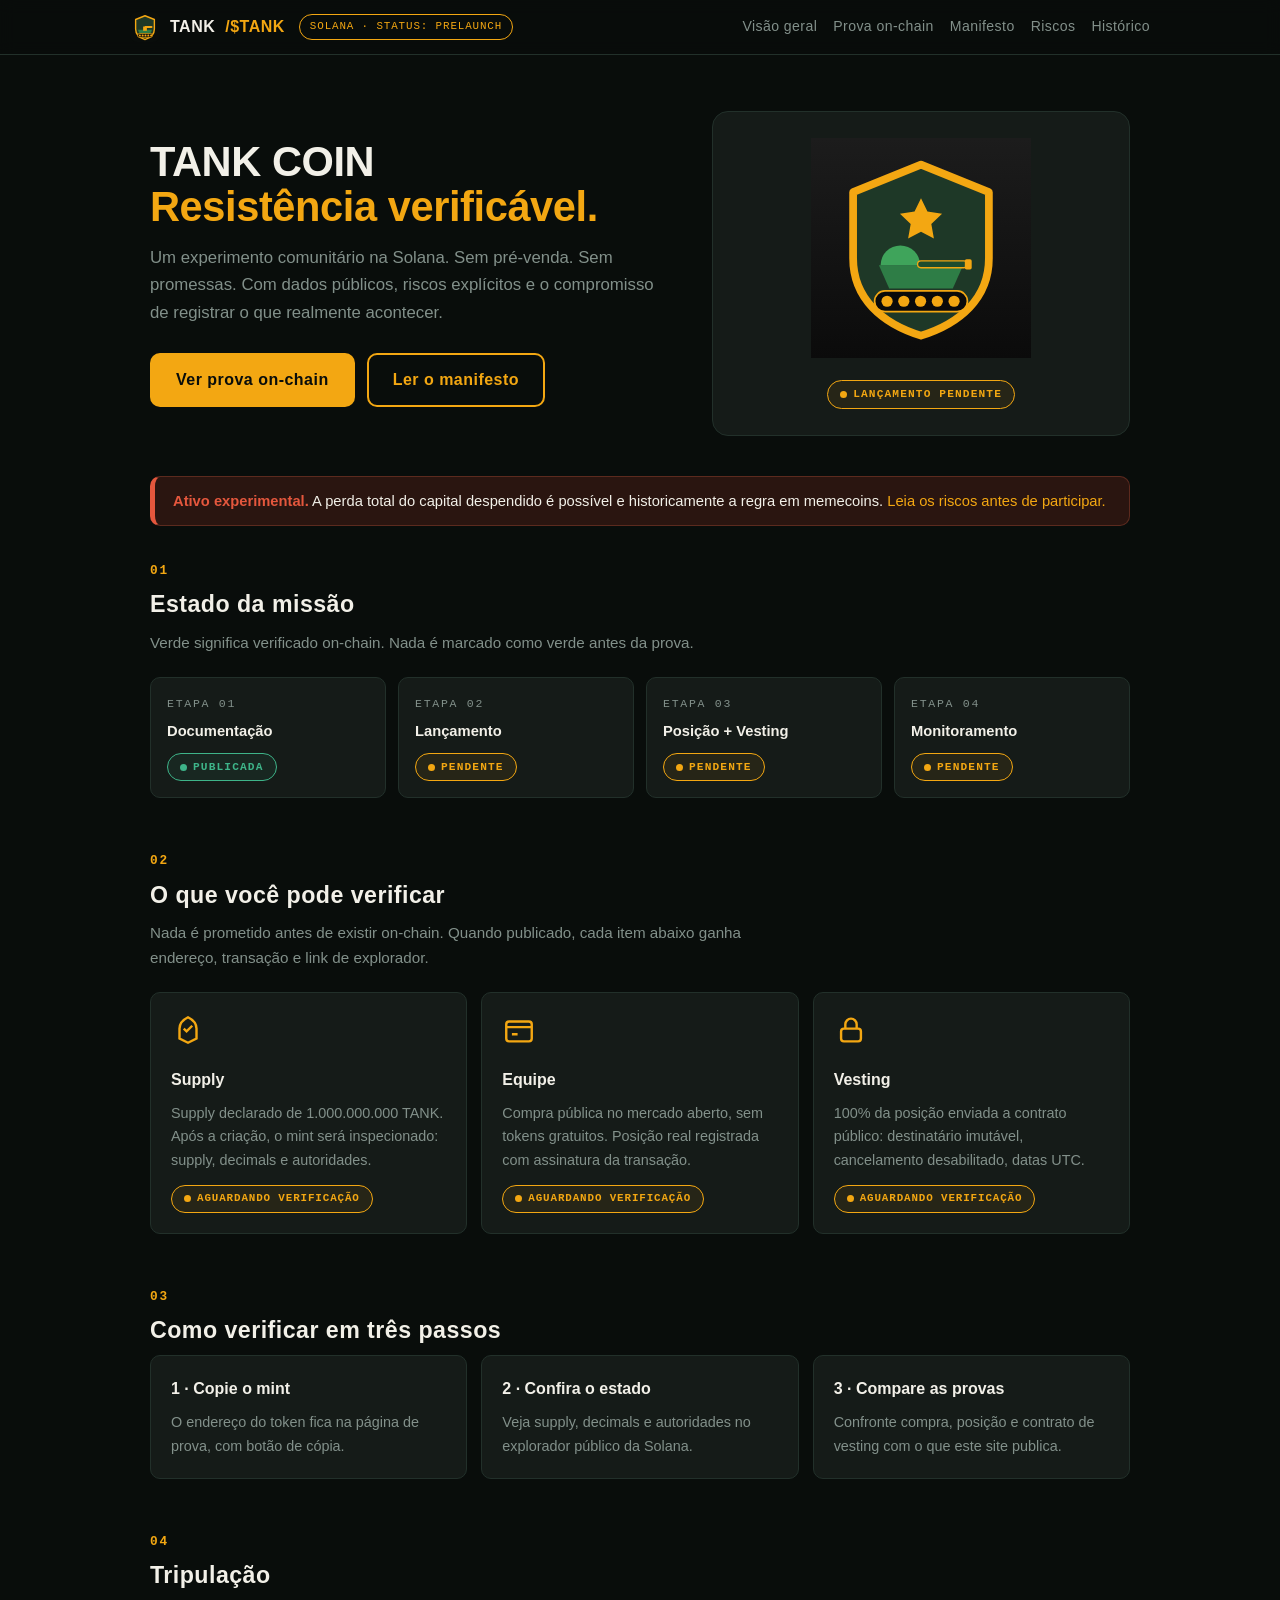
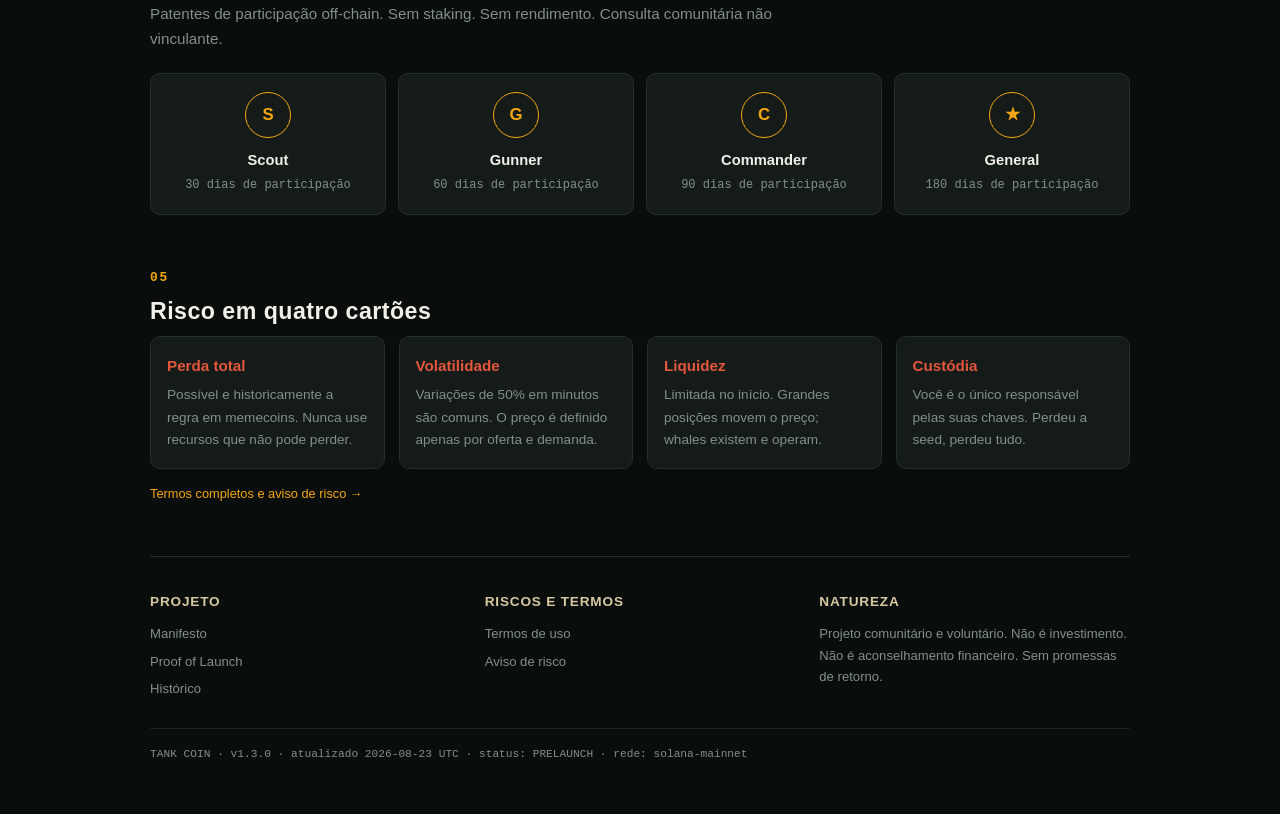
<file: index.html>
<!DOCTYPE html>
<html lang="pt-BR">
<head>
<meta charset="UTF-8">
<meta name="viewport" content="width=device-width, initial-scale=1.0">
<title>TANK Coin ($TANK) — Resistência verificável</title>
<meta name="description" content="TANK Coin ($TANK) — experimento comunitário na Solana. Fair launch, dados públicos, riscos explícitos. A perda total do capital é possível.">
<link rel="icon" type="image/png" href="assets/favicon.png">
<link rel="stylesheet" href="assets/tema.css">
<meta property="og:type" content="website">
<meta property="og:title" content="TANK Coin ($TANK)">
<meta property="og:description" content="Um experimento comunitário na Solana. Resistência verificável. Sem promessas. Com dados públicos e riscos explícitos.">
<meta property="og:image" content="https://endartstudios.github.io/TANK-Coin/assets/og-image.png">
<meta property="og:url" content="https://endartstudios.github.io/TANK-Coin/">
<meta name="twitter:card" content="summary_large_image">
<meta name="twitter:title" content="TANK Coin ($TANK)">
<meta name="twitter:description" content="Um experimento comunitário na Solana. Resistência verificável.">
<meta name="twitter:image" content="https://endartstudios.github.io/TANK-Coin/assets/og-image.png">
</head>
<body>

<nav class="site">
  <div class="wrap bar">
    <a class="marca" href="index.html"><img src="assets/monograma.svg" alt="Monograma TANK">TANK<span style="color:var(--amber)">/$TANK</span></a>
    <span class="selo">SOLANA · STATUS: PRELAUNCH</span>
    <div class="links">
      <a href="index.html">Visão geral</a>
      <a href="transparencia.html">Prova on-chain</a>
      <a href="manifesto.html">Manifesto</a>
      <a href="termos.html">Riscos</a>
      <a href="changelog.html">Histórico</a>
    </div>
  </div>
</nav>

<div class="wrap">

  <div class="hero">
    <div>
      <h1>TANK COIN<br><span class="tick">Resistência verificável.</span></h1>
      <p class="sub">Um experimento comunitário na Solana. Sem pré-venda. Sem promessas. Com dados públicos, riscos explícitos e o compromisso de registrar o que realmente acontecer.</p>
      <div class="ctas">
        <a class="btn primary" href="transparencia.html">Ver prova on-chain</a>
        <a class="btn ghost" href="manifesto.html">Ler o manifesto</a>
      </div>
    </div>
    <div class="placa">
      <img src="assets/emblema.svg" alt="Emblema TANK">
      <div class="st">
        <span class="badge aguardando"><span class="dot"></span>LANÇAMENTO PENDENTE</span>
      </div>
    </div>
  </div>

  <div class="risco-faixa"><strong>Ativo experimental.</strong> A perda total do capital despendido é possível e historicamente a regra em memecoins. <a href="termos.html">Leia os riscos antes de participar.</a></div>

  <section id="missao">
    <h2 class="sec"><span class="n">01</span>Estado da missão</h2>
    <p class="sec-sub">Verde significa verificado on-chain. Nada é marcado como verde antes da prova.</p>
    <div class="missao">
      <div class="etapa"><div class="id">ETAPA 01</div><div class="nome">Documentação</div><div class="st"><span class="badge verificado"><span class="dot"></span>PUBLICADA</span></div></div>
      <div class="etapa"><div class="id">ETAPA 02</div><div class="nome">Lançamento</div><div class="st"><span class="badge aguardando"><span class="dot"></span>PENDENTE</span></div></div>
      <div class="etapa"><div class="id">ETAPA 03</div><div class="nome">Posição + Vesting</div><div class="st"><span class="badge aguardando"><span class="dot"></span>PENDENTE</span></div></div>
      <div class="etapa"><div class="id">ETAPA 04</div><div class="nome">Monitoramento</div><div class="st"><span class="badge aguardando"><span class="dot"></span>PENDENTE</span></div></div>
    </div>
  </section>

  <section id="pilares">
    <h2 class="sec"><span class="n">02</span>O que você pode verificar</h2>
    <p class="sec-sub">Nada é prometido antes de existir on-chain. Quando publicado, cada item abaixo ganha endereço, transação e link de explorador.</p>
    <div class="grid3">
      <div class="card">
        <svg class="ic" viewBox="0 0 24 24" fill="none" stroke="currentColor" stroke-width="1.7" aria-hidden="true"><path d="M12 3c4 2 6 5 6 8v7l-6 3-6-3v-7c0-3 2-6 6-8z"/><path d="M9 11l2 2 4-4"/></svg>
        <h3>Supply</h3>
        <p>Supply declarado de 1.000.000.000 TANK. Após a criação, o mint será inspecionado: supply, decimals e autoridades.</p>
        <span class="st badge aguardando"><span class="dot"></span>AGUARDANDO VERIFICAÇÃO</span>
      </div>
      <div class="card">
        <svg class="ic" viewBox="0 0 24 24" fill="none" stroke="currentColor" stroke-width="1.7" aria-hidden="true"><rect x="3" y="6" width="18" height="14" rx="2"/><path d="M3 10h18M7 15h4"/></svg>
        <h3>Equipe</h3>
        <p>Compra pública no mercado aberto, sem tokens gratuitos. Posição real registrada com assinatura da transação.</p>
        <span class="st badge aguardando"><span class="dot"></span>AGUARDANDO VERIFICAÇÃO</span>
      </div>
      <div class="card">
        <svg class="ic" viewBox="0 0 24 24" fill="none" stroke="currentColor" stroke-width="1.7" aria-hidden="true"><rect x="5" y="11" width="14" height="9" rx="2"/><path d="M8 11V8a4 4 0 0 1 8 0v3"/></svg>
        <h3>Vesting</h3>
        <p>100% da posição enviada a contrato público: destinatário imutável, cancelamento desabilitado, datas UTC.</p>
        <span class="st badge aguardando"><span class="dot"></span>AGUARDANDO VERIFICAÇÃO</span>
      </div>
    </div>
  </section>

  <section id="verificar">
    <h2 class="sec"><span class="n">03</span>Como verificar em três passos</h2>
    <div class="grid3">
      <div class="card"><h3>1 · Copie o mint</h3><p>O endereço do token fica na página de prova, com botão de cópia.</p></div>
      <div class="card"><h3>2 · Confira o estado</h3><p>Veja supply, decimals e autoridades no explorador público da Solana.</p></div>
      <div class="card"><h3>3 · Compare as provas</h3><p>Confronte compra, posição e contrato de vesting com o que este site publica.</p></div>
    </div>
  </section>

  <section id="tripulacao">
    <h2 class="sec"><span class="n">04</span>Tripulação</h2>
    <p class="sec-sub">Patentes de participação off-chain. Sem staking. Sem rendimento. Consulta comunitária não vinculante.</p>
    <div class="ranks">
      <div class="rank"><div class="selo">S</div><div class="nome">Scout</div><div class="dias">30 dias de participação</div></div>
      <div class="rank"><div class="selo">G</div><div class="nome">Gunner</div><div class="dias">60 dias de participação</div></div>
      <div class="rank"><div class="selo">C</div><div class="nome">Commander</div><div class="dias">90 dias de participação</div></div>
      <div class="rank"><div class="selo">★</div><div class="nome">General</div><div class="dias">180 dias de participação</div></div>
    </div>
  </section>

  <section id="risco">
    <h2 class="sec"><span class="n">05</span>Risco em quatro cartões</h2>
    <div class="grid4">
      <div class="risco-card"><h3>Perda total</h3><p>Possível e historicamente a regra em memecoins. Nunca use recursos que não pode perder.</p></div>
      <div class="risco-card"><h3>Volatilidade</h3><p>Variações de 50% em minutos são comuns. O preço é definido apenas por oferta e demanda.</p></div>
      <div class="risco-card"><h3>Liquidez</h3><p>Limitada no início. Grandes posições movem o preço; whales existem e operam.</p></div>
      <div class="risco-card"><h3>Custódia</h3><p>Você é o único responsável pelas suas chaves. Perdeu a seed, perdeu tudo.</p></div>
    </div>
    <p class="mini" style="margin-top:14px"><a href="termos.html">Termos completos e aviso de risco →</a></p>
  </section>

  <footer>
    <div class="col">
      <div>
        <h4>PROJETO</h4>
        <a href="manifesto.html">Manifesto</a>
        <a href="transparencia.html">Proof of Launch</a>
        <a href="changelog.html">Histórico</a>
      </div>
      <div>
        <h4>RISCOS E TERMOS</h4>
        <a href="termos.html">Termos de uso</a>
        <a href="termos.html">Aviso de risco</a>
      </div>
      <div>
        <h4>NATUREZA</h4>
        <p>Projeto comunitário e voluntário. Não é investimento. Não é aconselhamento financeiro. Sem promessas de retorno.</p>
      </div>
    </div>
    <div class="meta">TANK COIN · v1.3.0 · atualizado 2026-08-23 UTC · status: PRELAUNCH · rede: solana-mainnet</div>
  </footer>

</div>
</body>
</html>
</file>
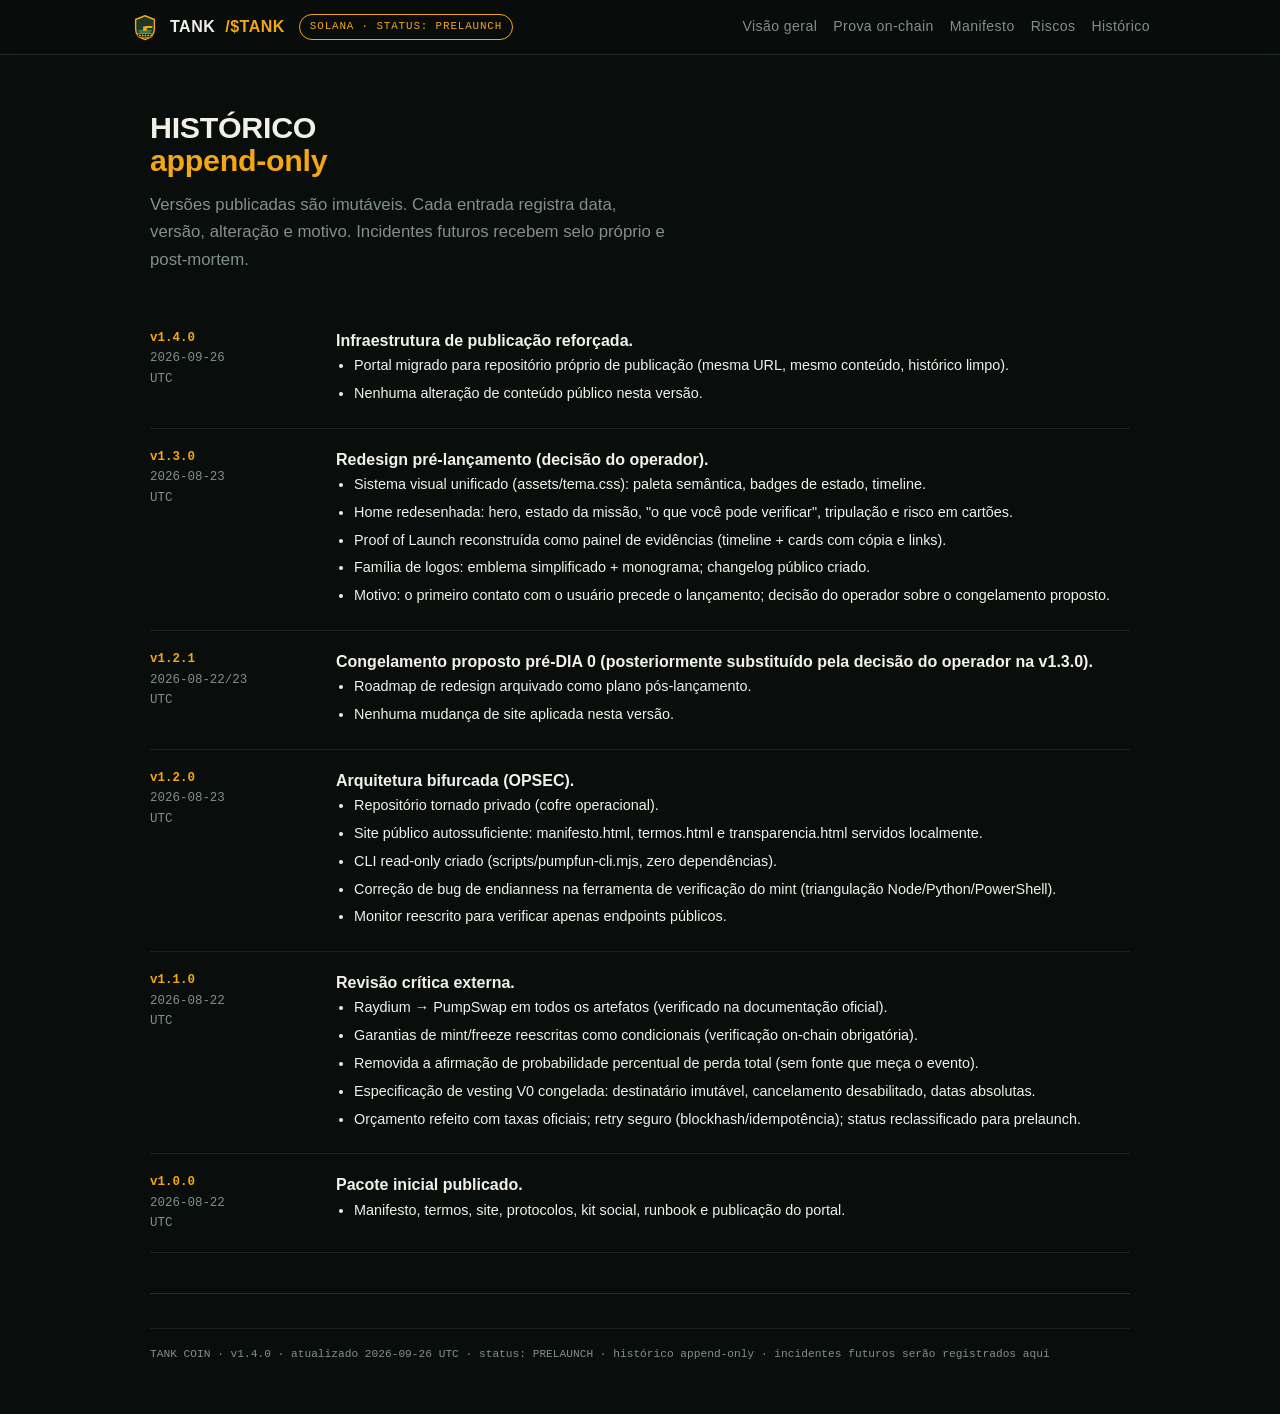
<file: changelog.html>
<!DOCTYPE html>
<html lang="pt-BR">
<head>
<meta charset="UTF-8">
<meta name="viewport" content="width=device-width, initial-scale=1.0">
<title>Histórico — TANK Coin ($TANK)</title>
<meta name="description" content="Histórico append-only do TANK Coin: versões, alterações, motivos e impacto.">
<link rel="icon" type="image/png" href="assets/favicon.png">
<link rel="stylesheet" href="assets/tema.css">
</head>
<body>

<nav class="site">
  <div class="wrap bar">
    <a class="marca" href="index.html"><img src="assets/monograma.svg" alt="Monograma TANK">TANK<span style="color:var(--amber)">/$TANK</span></a>
    <span class="selo">SOLANA · STATUS: PRELAUNCH</span>
    <div class="links">
      <a href="index.html">Visão geral</a>
      <a href="transparencia.html">Prova on-chain</a>
      <a href="manifesto.html">Manifesto</a>
      <a href="termos.html">Riscos</a>
      <a href="changelog.html">Histórico</a>
    </div>
  </div>
</nav>

<div class="wrap">
  <div class="hero" style="padding-bottom:10px">
    <div>
      <h1 style="font-size:1.9rem">HISTÓRICO<br><span class="tick">append-only</span></h1>
      <p class="sub">Versões publicadas são imutáveis. Cada entrada registra data, versão, alteração e motivo. Incidentes futuros recebem selo próprio e post-mortem.</p>
    </div>
  </div>

  <div class="cl-item">
    <div class="meta"><span class="v">v1.4.0</span><br>2026-09-26<br>UTC</div>
    <div>
      <p><strong>Infraestrutura de publicação reforçada.</strong></p>
      <ul>
        <li>Portal migrado para repositório próprio de publicação (mesma URL, mesmo conteúdo, histórico limpo).</li>
        <li>Nenhuma alteração de conteúdo público nesta versão.</li>
      </ul>
    </div>
  </div>

  <div class="cl-item">
    <div class="meta"><span class="v">v1.3.0</span><br>2026-08-23<br>UTC</div>
    <div>
      <p><strong>Redesign pré-lançamento (decisão do operador).</strong></p>
      <ul>
        <li>Sistema visual unificado (assets/tema.css): paleta semântica, badges de estado, timeline.</li>
        <li>Home redesenhada: hero, estado da missão, "o que você pode verificar", tripulação e risco em cartões.</li>
        <li>Proof of Launch reconstruída como painel de evidências (timeline + cards com cópia e links).</li>
        <li>Família de logos: emblema simplificado + monograma; changelog público criado.</li>
        <li>Motivo: o primeiro contato com o usuário precede o lançamento; decisão do operador sobre o congelamento proposto.</li>
      </ul>
    </div>
  </div>

  <div class="cl-item">
    <div class="meta"><span class="v">v1.2.1</span><br>2026-08-22/23<br>UTC</div>
    <div>
      <p><strong>Congelamento proposto pré-DIA 0 (posteriormente substituído pela decisão do operador na v1.3.0).</strong></p>
      <ul>
        <li>Roadmap de redesign arquivado como plano pós-lançamento.</li>
        <li>Nenhuma mudança de site aplicada nesta versão.</li>
      </ul>
    </div>
  </div>

  <div class="cl-item">
    <div class="meta"><span class="v">v1.2.0</span><br>2026-08-23<br>UTC</div>
    <div>
      <p><strong>Arquitetura bifurcada (OPSEC).</strong></p>
      <ul>
        <li>Repositório tornado privado (cofre operacional).</li>
        <li>Site público autossuficiente: manifesto.html, termos.html e transparencia.html servidos localmente.</li>
        <li>CLI read-only criado (scripts/pumpfun-cli.mjs, zero dependências).</li>
        <li>Correção de bug de endianness na ferramenta de verificação do mint (triangulação Node/Python/PowerShell).</li>
        <li>Monitor reescrito para verificar apenas endpoints públicos.</li>
      </ul>
    </div>
  </div>

  <div class="cl-item">
    <div class="meta"><span class="v">v1.1.0</span><br>2026-08-22<br>UTC</div>
    <div>
      <p><strong>Revisão crítica externa.</strong></p>
      <ul>
        <li>Raydium → PumpSwap em todos os artefatos (verificado na documentação oficial).</li>
        <li>Garantias de mint/freeze reescritas como condicionais (verificação on-chain obrigatória).</li>
        <li>Removida a afirmação de probabilidade percentual de perda total (sem fonte que meça o evento).</li>
        <li>Especificação de vesting V0 congelada: destinatário imutável, cancelamento desabilitado, datas absolutas.</li>
        <li>Orçamento refeito com taxas oficiais; retry seguro (blockhash/idempotência); status reclassificado para prelaunch.</li>
      </ul>
    </div>
  </div>

  <div class="cl-item">
    <div class="meta"><span class="v">v1.0.0</span><br>2026-08-22<br>UTC</div>
    <div>
      <p><strong>Pacote inicial publicado.</strong></p>
      <ul>
        <li>Manifesto, termos, site, protocolos, kit social, runbook e publicação do portal.</li>
      </ul>
    </div>
  </div>

  <footer>
    <div class="meta">TANK COIN · v1.4.0 · atualizado 2026-09-26 UTC · status: PRELAUNCH · histórico append-only · incidentes futuros serão registrados aqui</div>
  </footer>
</div>

</body>
</html>
</file>
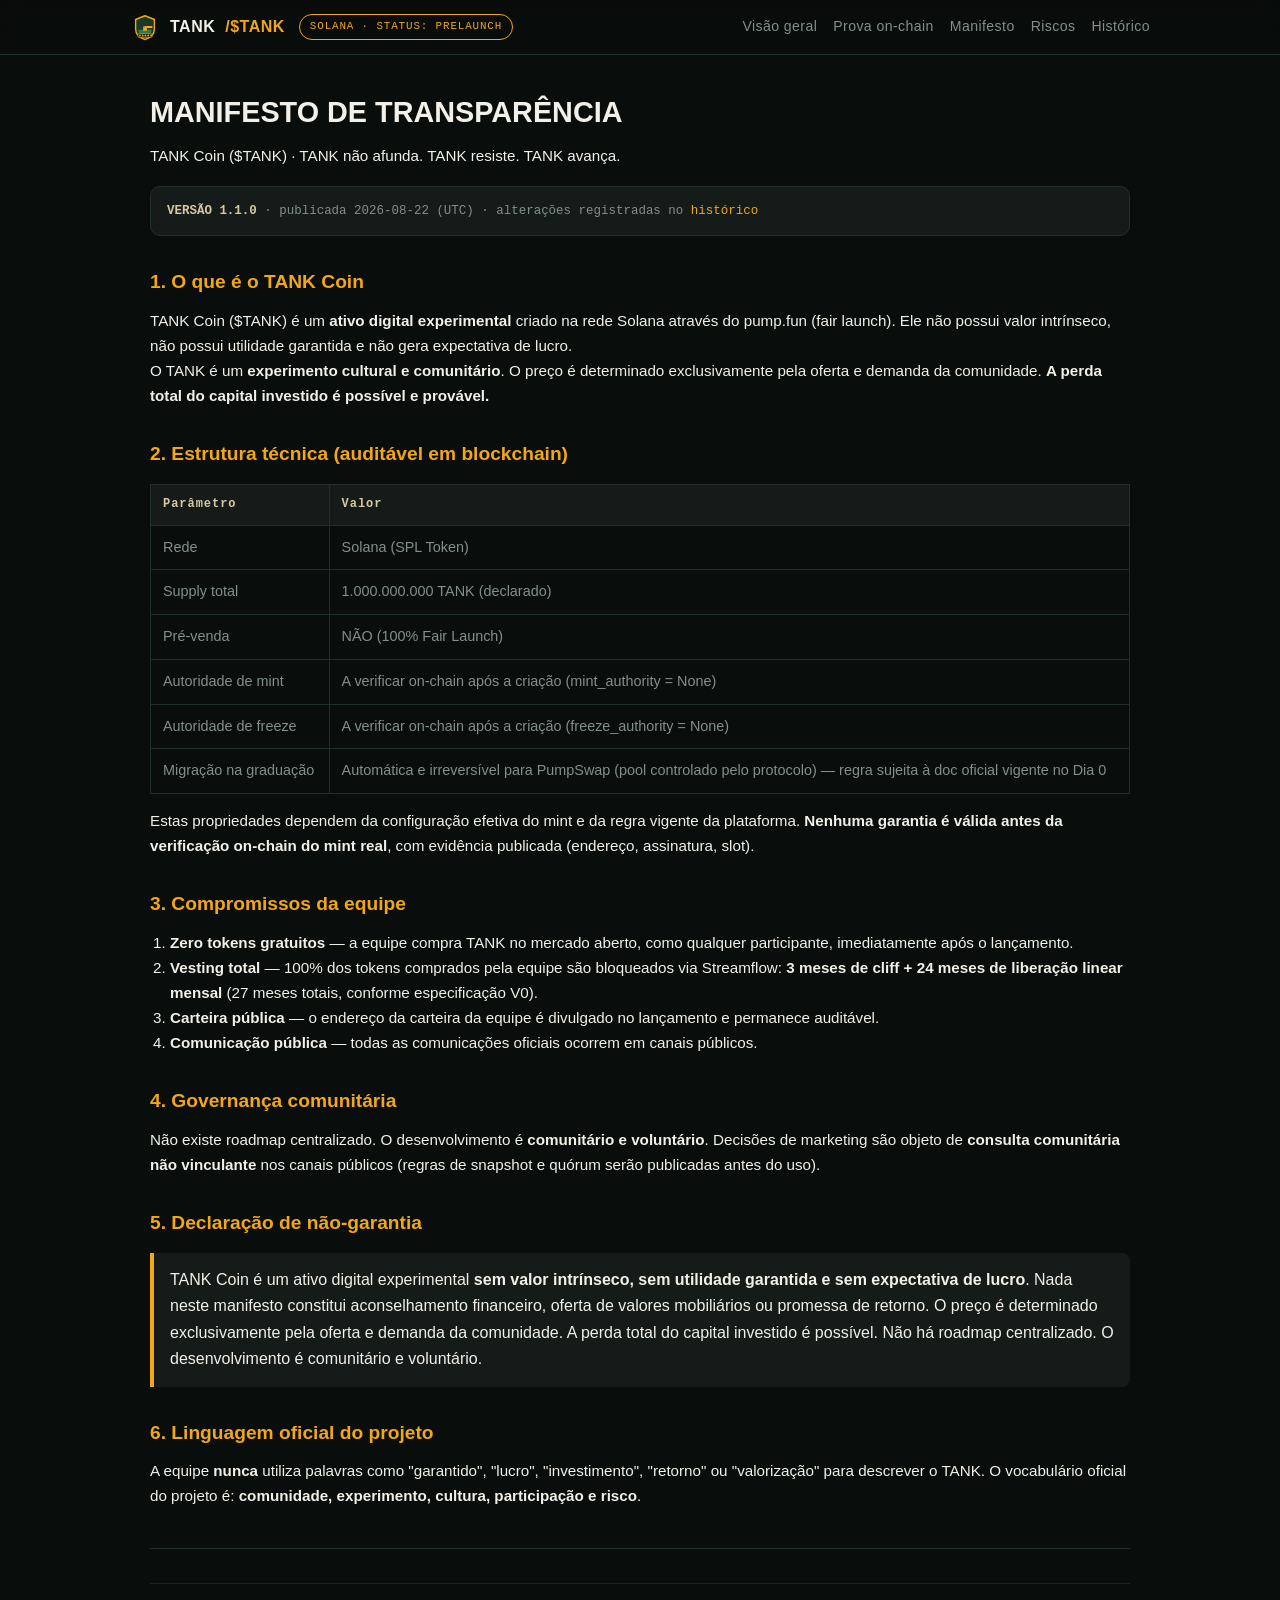
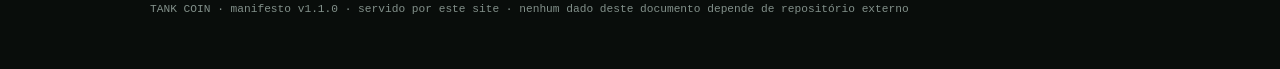
<file: manifesto.html>
<!DOCTYPE html>
<html lang="pt-BR">
<head>
<meta charset="UTF-8">
<meta name="viewport" content="width=device-width, initial-scale=1.0">
<title>Manifesto de Transparência — TANK Coin ($TANK)</title>
<meta name="description" content="Manifesto de transparência do TANK Coin. Ativo digital experimental sem valor intrínseco. Perda total do capital é possível.">
<link rel="icon" type="image/png" href="assets/favicon.png">
<link rel="stylesheet" href="assets/tema.css">
</head>
<body>

<nav class="site">
  <div class="wrap bar">
    <a class="marca" href="index.html"><img src="assets/monograma.svg" alt="Monograma TANK">TANK<span style="color:var(--amber)">/$TANK</span></a>
    <span class="selo">SOLANA · STATUS: PRELAUNCH</span>
    <div class="links">
      <a href="index.html">Visão geral</a>
      <a href="transparencia.html">Prova on-chain</a>
      <a href="manifesto.html">Manifesto</a>
      <a href="termos.html">Riscos</a>
      <a href="changelog.html">Histórico</a>
    </div>
  </div>
</nav>

<div class="wrap doc">
  <h1 style="margin-top:34px">MANIFESTO DE TRANSPARÊNCIA</h1>
  <p class="mini">TANK Coin ($TANK) · TANK não afunda. TANK resiste. TANK avança.</p>

  <div class="versao-card"><strong>VERSÃO 1.1.0</strong> · publicada 2026-08-22 (UTC) · alterações registradas no <a href="changelog.html">histórico</a></div>

  <h2>1. O que é o TANK Coin</h2>
  <p>TANK Coin ($TANK) é um <strong>ativo digital experimental</strong> criado na rede Solana através do pump.fun (fair launch). Ele não possui valor intrínseco, não possui utilidade garantida e não gera expectativa de lucro.</p>
  <p>O TANK é um <strong>experimento cultural e comunitário</strong>. O preço é determinado exclusivamente pela oferta e demanda da comunidade. <strong>A perda total do capital investido é possível e provável.</strong></p>

  <h2>2. Estrutura técnica (auditável em blockchain)</h2>
  <table>
    <tr><th>Parâmetro</th><th>Valor</th></tr>
    <tr><td>Rede</td><td>Solana (SPL Token)</td></tr>
    <tr><td>Supply total</td><td>1.000.000.000 TANK (declarado)</td></tr>
    <tr><td>Pré-venda</td><td>NÃO (100% Fair Launch)</td></tr>
    <tr><td>Autoridade de mint</td><td>A verificar on-chain após a criação (mint_authority = None)</td></tr>
    <tr><td>Autoridade de freeze</td><td>A verificar on-chain após a criação (freeze_authority = None)</td></tr>
    <tr><td>Migração na graduação</td><td>Automática e irreversível para PumpSwap (pool controlado pelo protocolo) — regra sujeita à doc oficial vigente no Dia 0</td></tr>
  </table>
  <p>Estas propriedades dependem da configuração efetiva do mint e da regra vigente da plataforma. <strong>Nenhuma garantia é válida antes da verificação on-chain do mint real</strong>, com evidência publicada (endereço, assinatura, slot).</p>

  <h2>3. Compromissos da equipe</h2>
  <ol style="margin-left:20px">
    <li><strong>Zero tokens gratuitos</strong> — a equipe compra TANK no mercado aberto, como qualquer participante, imediatamente após o lançamento.</li>
    <li><strong>Vesting total</strong> — 100% dos tokens comprados pela equipe são bloqueados via Streamflow: <strong>3 meses de cliff + 24 meses de liberação linear mensal</strong> (27 meses totais, conforme especificação V0).</li>
    <li><strong>Carteira pública</strong> — o endereço da carteira da equipe é divulgado no lançamento e permanece auditável.</li>
    <li><strong>Comunicação pública</strong> — todas as comunicações oficiais ocorrem em canais públicos.</li>
  </ol>

  <h2>4. Governança comunitária</h2>
  <p>Não existe roadmap centralizado. O desenvolvimento é <strong>comunitário e voluntário</strong>. Decisões de marketing são objeto de <strong>consulta comunitária não vinculante</strong> nos canais públicos (regras de snapshot e quórum serão publicadas antes do uso).</p>

  <h2>5. Declaração de não-garantia</h2>
  <blockquote>
    TANK Coin é um ativo digital experimental <strong>sem valor intrínseco, sem utilidade garantida e sem expectativa de lucro</strong>.
    Nada neste manifesto constitui aconselhamento financeiro, oferta de valores mobiliários ou promessa de retorno.
    O preço é determinado exclusivamente pela oferta e demanda da comunidade. A perda total do capital investido é possível.
    Não há roadmap centralizado. O desenvolvimento é comunitário e voluntário.
  </blockquote>

  <h2>6. Linguagem oficial do projeto</h2>
  <p>A equipe <strong>nunca</strong> utiliza palavras como "garantido", "lucro", "investimento", "retorno" ou "valorização" para descrever o TANK. O vocabulário oficial do projeto é: <strong>comunidade, experimento, cultura, participação e risco</strong>.</p>

  <footer>
    <div class="meta">TANK COIN · manifesto v1.1.0 · servido por este site · nenhum dado deste documento depende de repositório externo</div>
  </footer>
</div>

</body>
</html>
</file>
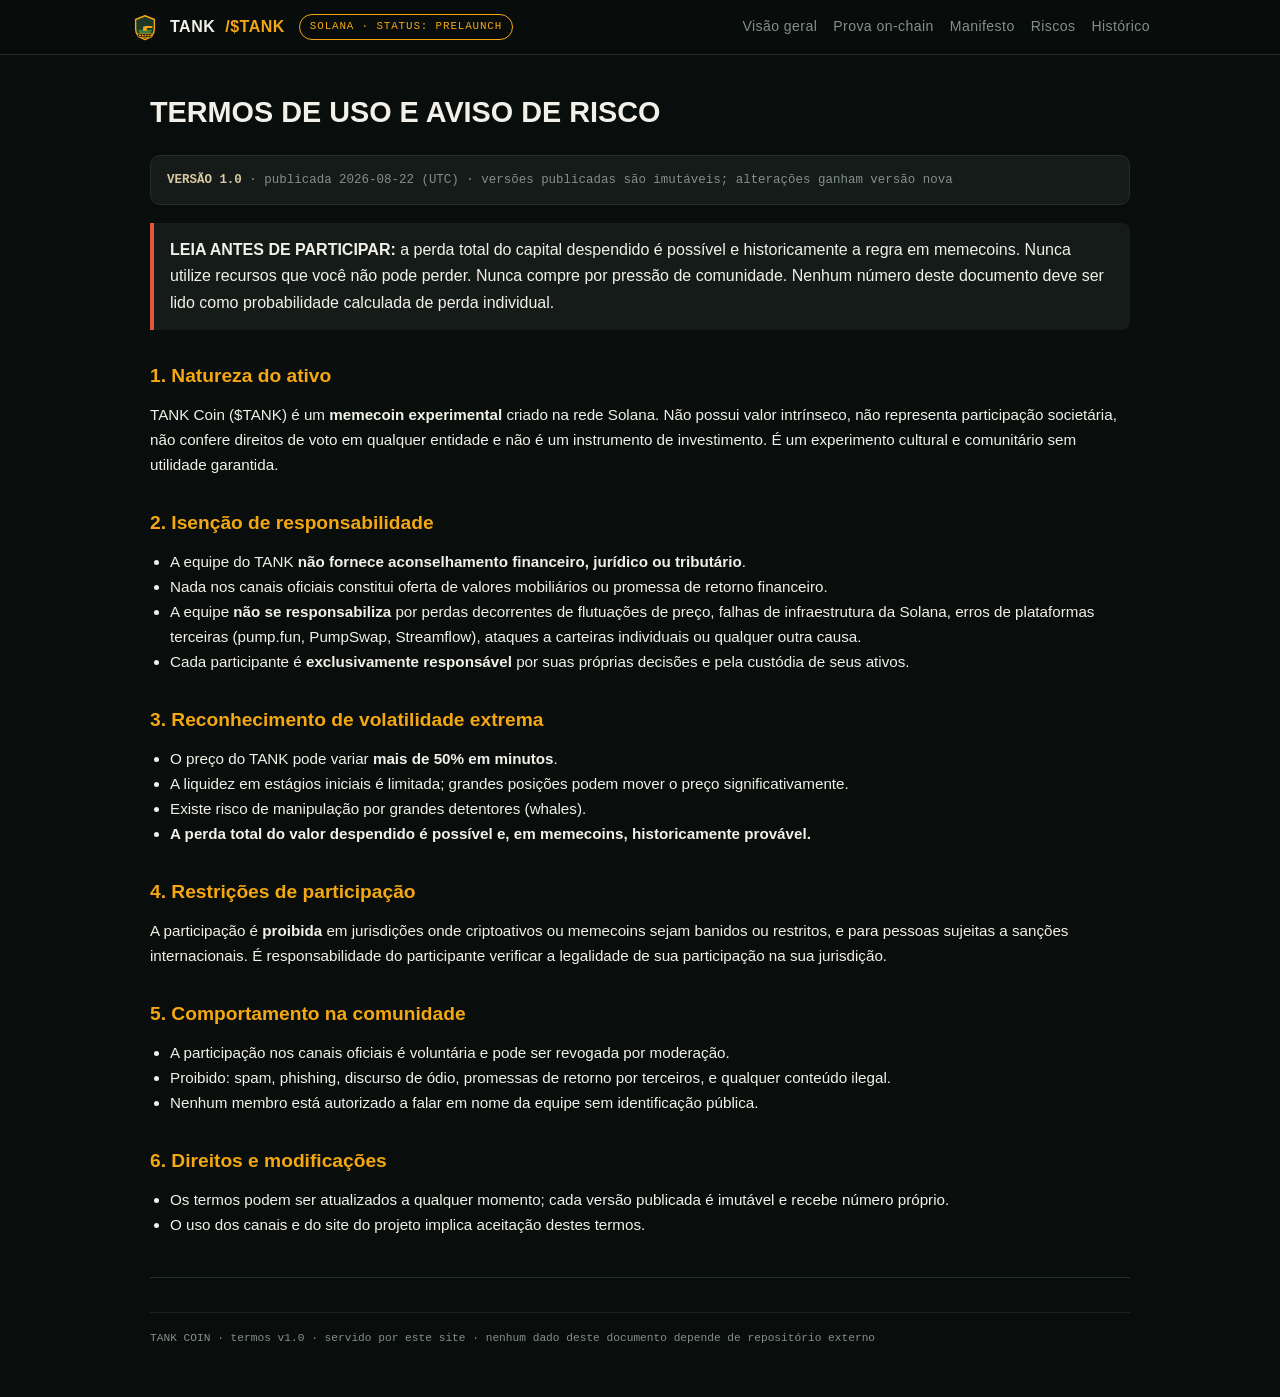
<file: termos.html>
<!DOCTYPE html>
<html lang="pt-BR">
<head>
<meta charset="UTF-8">
<meta name="viewport" content="width=device-width, initial-scale=1.0">
<title>Termos de Uso e Aviso de Risco — TANK Coin ($TANK)</title>
<meta name="description" content="Termos de uso e aviso de risco do TANK Coin. Memecoin experimental: a perda total do capital despendido é possível e historicamente a regra.">
<link rel="icon" type="image/png" href="assets/favicon.png">
<link rel="stylesheet" href="assets/tema.css">
</head>
<body>

<nav class="site">
  <div class="wrap bar">
    <a class="marca" href="index.html"><img src="assets/monograma.svg" alt="Monograma TANK">TANK<span style="color:var(--amber)">/$TANK</span></a>
    <span class="selo">SOLANA · STATUS: PRELAUNCH</span>
    <div class="links">
      <a href="index.html">Visão geral</a>
      <a href="transparencia.html">Prova on-chain</a>
      <a href="manifesto.html">Manifesto</a>
      <a href="termos.html">Riscos</a>
      <a href="changelog.html">Histórico</a>
    </div>
  </div>
</nav>

<div class="wrap doc">
  <h1 style="margin-top:34px">TERMOS DE USO E AVISO DE RISCO</h1>

  <div class="versao-card"><strong>VERSÃO 1.0</strong> · publicada 2026-08-22 (UTC) · versões publicadas são imutáveis; alterações ganham versão nova</div>

  <blockquote class="risco"><strong>LEIA ANTES DE PARTICIPAR:</strong> a perda total do capital despendido é possível e historicamente a regra em memecoins. Nunca utilize recursos que você não pode perder. Nunca compre por pressão de comunidade. Nenhum número deste documento deve ser lido como probabilidade calculada de perda individual.</blockquote>

  <h2>1. Natureza do ativo</h2>
  <p>TANK Coin ($TANK) é um <strong>memecoin experimental</strong> criado na rede Solana. Não possui valor intrínseco, não representa participação societária, não confere direitos de voto em qualquer entidade e não é um instrumento de investimento. É um experimento cultural e comunitário sem utilidade garantida.</p>

  <h2>2. Isenção de responsabilidade</h2>
  <ul style="margin-left:20px">
    <li>A equipe do TANK <strong>não fornece aconselhamento financeiro, jurídico ou tributário</strong>.</li>
    <li>Nada nos canais oficiais constitui oferta de valores mobiliários ou promessa de retorno financeiro.</li>
    <li>A equipe <strong>não se responsabiliza</strong> por perdas decorrentes de flutuações de preço, falhas de infraestrutura da Solana, erros de plataformas terceiras (pump.fun, PumpSwap, Streamflow), ataques a carteiras individuais ou qualquer outra causa.</li>
    <li>Cada participante é <strong>exclusivamente responsável</strong> por suas próprias decisões e pela custódia de seus ativos.</li>
  </ul>

  <h2>3. Reconhecimento de volatilidade extrema</h2>
  <ul style="margin-left:20px">
    <li>O preço do TANK pode variar <strong>mais de 50% em minutos</strong>.</li>
    <li>A liquidez em estágios iniciais é limitada; grandes posições podem mover o preço significativamente.</li>
    <li>Existe risco de manipulação por grandes detentores (whales).</li>
    <li><strong>A perda total do valor despendido é possível e, em memecoins, historicamente provável.</strong></li>
  </ul>

  <h2>4. Restrições de participação</h2>
  <p>A participação é <strong>proibida</strong> em jurisdições onde criptoativos ou memecoins sejam banidos ou restritos, e para pessoas sujeitas a sanções internacionais. É responsabilidade do participante verificar a legalidade de sua participação na sua jurisdição.</p>

  <h2>5. Comportamento na comunidade</h2>
  <ul style="margin-left:20px">
    <li>A participação nos canais oficiais é voluntária e pode ser revogada por moderação.</li>
    <li>Proibido: spam, phishing, discurso de ódio, promessas de retorno por terceiros, e qualquer conteúdo ilegal.</li>
    <li>Nenhum membro está autorizado a falar em nome da equipe sem identificação pública.</li>
  </ul>

  <h2>6. Direitos e modificações</h2>
  <ul style="margin-left:20px">
    <li>Os termos podem ser atualizados a qualquer momento; cada versão publicada é imutável e recebe número próprio.</li>
    <li>O uso dos canais e do site do projeto implica aceitação destes termos.</li>
  </ul>

  <footer>
    <div class="meta">TANK COIN · termos v1.0 · servido por este site · nenhum dado deste documento depende de repositório externo</div>
  </footer>
</div>

</body>
</html>
</file>
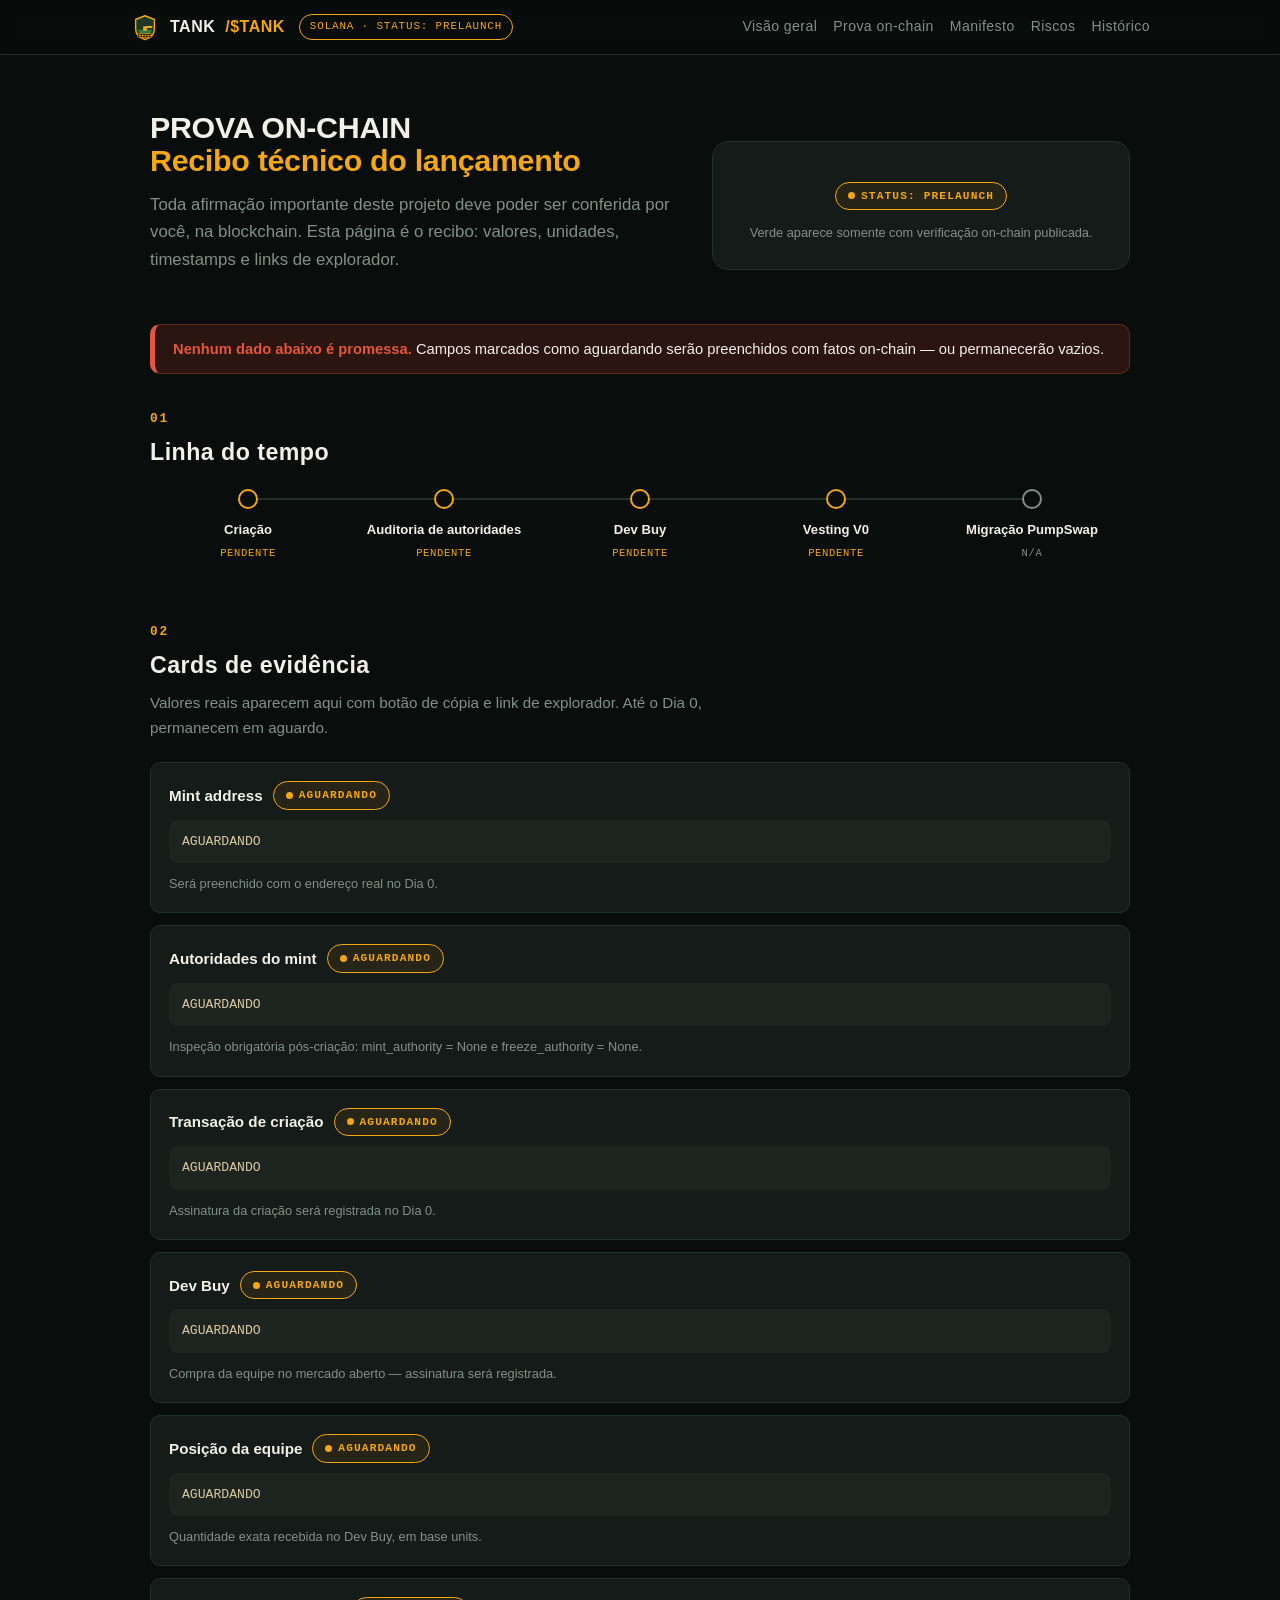
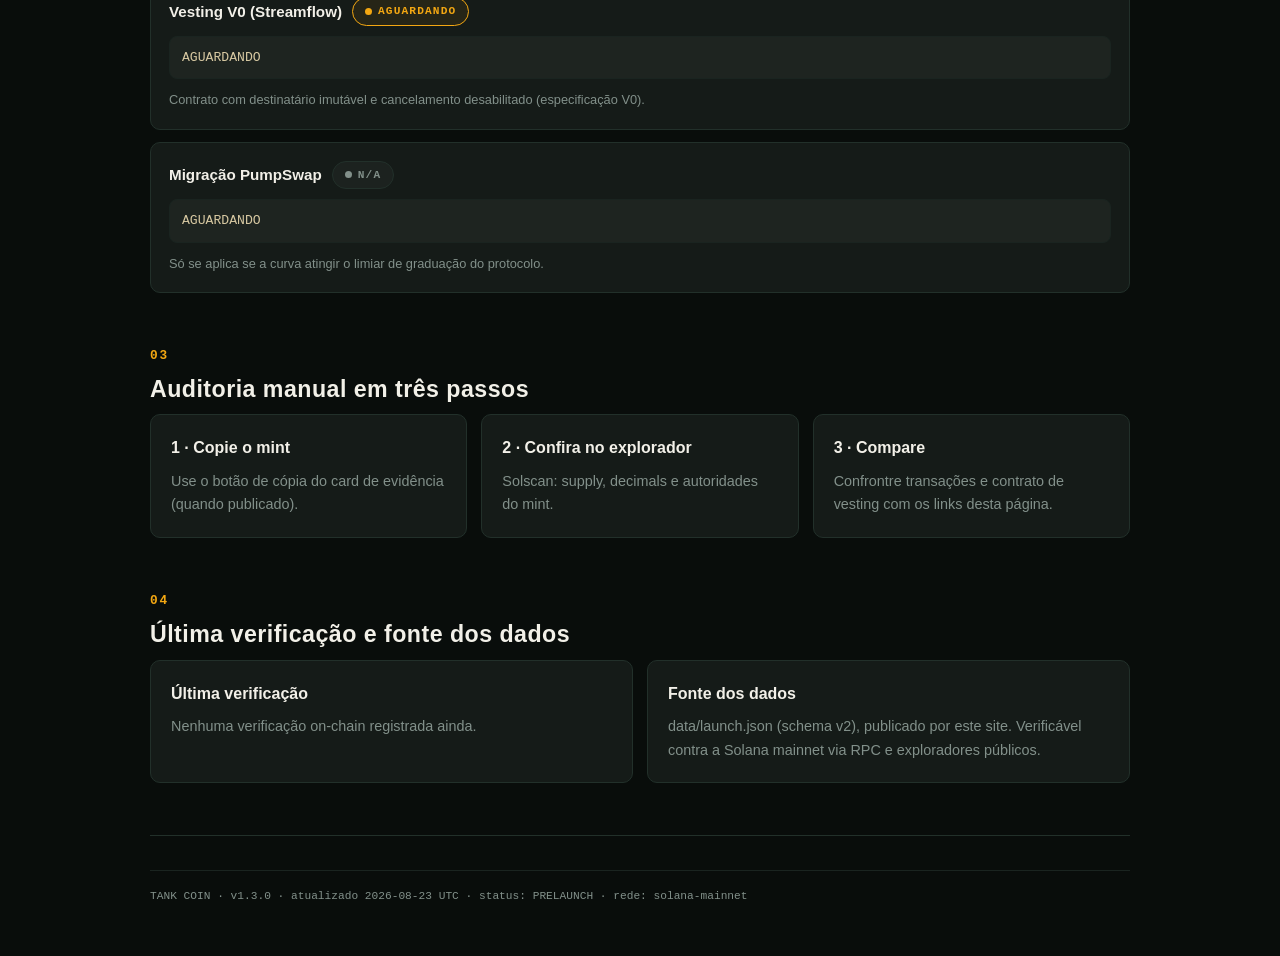
<file: transparencia.html>
<!DOCTYPE html>
<html lang="pt-BR">
<head>
<meta charset="UTF-8">
<meta name="viewport" content="width=device-width, initial-scale=1.0">
<title>Proof of Launch — TANK Coin ($TANK)</title>
<meta name="description" content="Prova pública de lançamento do TANK Coin: mint, autoridades, transações, posição e vesting — verificáveis on-chain.">
<link rel="icon" type="image/png" href="assets/favicon.png">
<link rel="stylesheet" href="assets/tema.css">
</head>
<body>

<nav class="site">
  <div class="wrap bar">
    <a class="marca" href="index.html"><img src="assets/monograma.svg" alt="Monograma TANK">TANK<span style="color:var(--amber)">/$TANK</span></a>
    <span class="selo">SOLANA · STATUS: PRELAUNCH</span>
    <div class="links">
      <a href="index.html">Visão geral</a>
      <a href="transparencia.html">Prova on-chain</a>
      <a href="manifesto.html">Manifesto</a>
      <a href="termos.html">Riscos</a>
      <a href="changelog.html">Histórico</a>
    </div>
  </div>
</nav>

<div class="wrap">

  <div class="hero" style="padding-bottom:24px">
    <div>
      <h1 style="font-size:1.9rem">PROVA ON-CHAIN<br><span class="tick">Recibo técnico do lançamento</span></h1>
      <p class="sub">Toda afirmação importante deste projeto deve poder ser conferida por você, na blockchain. Esta página é o recibo: valores, unidades, timestamps e links de explorador.</p>
    </div>
    <div class="placa">
      <div class="st" id="status"><span class="badge aguardando"><span class="dot"></span>STATUS: PRELAUNCH</span></div>
      <p class="mini" style="margin-top:12px">Verde aparece somente com verificação on-chain publicada.</p>
    </div>
  </div>

  <div class="risco-faixa"><strong>Nenhum dado abaixo é promessa.</strong> Campos marcados como aguardando serão preenchidos com fatos on-chain — ou permanecerão vazios.</div>

  <section>
    <h2 class="sec"><span class="n">01</span>Linha do tempo</h2>
    <div class="timeline" id="timeline">
      <div class="tl ag"><div class="ponto"></div><div class="nome">Criação</div><span class="st">PENDENTE</span></div>
      <div class="tl ag"><div class="ponto"></div><div class="nome">Auditoria de autoridades</div><span class="st">PENDENTE</span></div>
      <div class="tl ag"><div class="ponto"></div><div class="nome">Dev Buy</div><span class="st">PENDENTE</span></div>
      <div class="tl ag"><div class="ponto"></div><div class="nome">Vesting V0</div><span class="st">PENDENTE</span></div>
      <div class="tl na"><div class="ponto"></div><div class="nome">Migração PumpSwap</div><span class="st">N/A — depende da graduação</span></div>
    </div>
  </section>

  <section>
    <h2 class="sec"><span class="n">02</span>Cards de evidência</h2>
    <p class="sec-sub">Valores reais aparecem aqui com botão de cópia e link de explorador. Até o Dia 0, permanecem em aguardo.</p>
    <div id="provas"></div>
  </section>

  <section>
    <h2 class="sec"><span class="n">03</span>Auditoria manual em três passos</h2>
    <div class="grid3">
      <div class="card"><h3>1 · Copie o mint</h3><p>Use o botão de cópia do card de evidência (quando publicado).</p></div>
      <div class="card"><h3>2 · Confira no explorador</h3><p>Solscan: supply, decimals e autoridades do mint.</p></div>
      <div class="card"><h3>3 · Compare</h3><p>Confrontre transações e contrato de vesting com os links desta página.</p></div>
    </div>
  </section>

  <section>
    <h2 class="sec"><span class="n">04</span>Última verificação e fonte dos dados</h2>
    <div class="grid2">
      <div class="card"><h3>Última verificação</h3><p id="ultima-ver">Nenhuma verificação on-chain registrada ainda.</p></div>
      <div class="card"><h3>Fonte dos dados</h3><p>data/launch.json (schema v2), publicado por este site. Verificável contra a Solana mainnet via RPC e exploradores públicos.</p></div>
    </div>
  </section>

  <footer>
    <div class="meta">TANK COIN · v1.3.0 · atualizado 2026-08-23 UTC · status: PRELAUNCH · rede: solana-mainnet</div>
  </footer>

</div>

<script>
function el(tag, cls, txt){ const e = document.createElement(tag); if(cls) e.className = cls; if(txt!==undefined) e.textContent = txt; return e; }
function badge(tipo, txt){ const b = el("span","badge "+tipo); const d = el("span","dot"); b.appendChild(d); b.appendChild(document.createTextNode(txt)); return b; }

function cardProva(nome, estado, valorEl, acoes){
  const c = el("div","prova");
  const topo = el("div","topo");
  topo.appendChild(el("span","nome",nome));
  topo.appendChild(badge(estado.badge, estado.txt));
  c.appendChild(topo);
  if(valorEl) c.appendChild(valorEl);
  if(acoes && acoes.length){ const a = el("div","acoes"); acoes.forEach(x=>a.appendChild(x)); c.appendChild(a); }
  return c;
}
function botaoCopiar(texto){
  const b = el("button","copiar","COPIAR");
  b.onclick = () => { navigator.clipboard.writeText(texto).then(()=>{ b.textContent = "COPIADO"; setTimeout(()=>{ b.textContent = "COPIAR"; }, 1600); }); };
  return b;
}
function linkExt(href, rotulo){
  const a = el("a","mini",rotulo + " ↗");
  a.href = href; a.target = "_blank"; a.rel = "noopener noreferrer";
  return a;
}
function valorPendente(motivo){
  const v = el("div","valor","AGUARDANDO");
  const p = el("p","mini",motivo);
  const box = el("div"); box.appendChild(v); box.appendChild(p);
  return box;
}

fetch("data/launch.json").then(r=>r.json()).then(d=>{
  const statusEl = document.getElementById("status");
  const statusTxt = d.status === "prelaunch" ? "PRELAUNCH" : d.status.toUpperCase();
  const statusBadge = d.status === "verified" ? "verificado" : (d.status === "prelaunch" ? "aguardando" : "incidente");
  statusEl.innerHTML = "";
  statusEl.appendChild(badge(statusBadge, "STATUS: " + statusTxt));

  const tl = document.getElementById("timeline");
  const av = d.authorities_verified || {};
  const vc = d.vesting_contract || {};
  const est = (ok) => ok === true ? "ok" : (ok === null ? "ag" : "er");
  const estTxt = (ok) => ok === true ? "VERIFICADO" : (ok === null ? "PENDENTE" : "FALHA");
  const etapas = [
    { ok: d.creation_tx_sig ? true : null, nome: "Criação" },
    { ok: (av.mint_is_none === true && av.freeze_is_none === true) ? true : (av.mint_is_none !== null || av.freeze_is_none !== null ? false : null), nome: "Auditoria de autoridades" },
    { ok: d.dev_buy_tx_sig ? true : null, nome: "Dev Buy" },
    { ok: vc.address ? true : null, nome: "Vesting V0" },
    { ok: d.pump_swap_migration_tx ? true : null, nome: "Migração PumpSwap", na: true }
  ];
  tl.innerHTML = "";
  etapas.forEach(e=>{
    const t = el("div", "tl " + (e.ok === true ? "ok" : e.ok === false ? "er" : (e.na && e.ok === null ? "na" : "ag")));
    t.appendChild(el("div","ponto"));
    t.appendChild(el("div","nome",e.nome));
    const st = el("span","st", e.ok === true ? "VERIFICADO" : e.ok === false ? "FALHA" : (e.na && e.ok === null ? "N/A" : "PENDENTE"));
    t.appendChild(st);
    tl.appendChild(t);
  });

  const provas = document.getElementById("provas");
  provas.innerHTML = "";

  if(d.mint_address){
    const v = el("div","valor",d.mint_address);
    provas.appendChild(cardProva("Mint address", {badge:"verificado",txt:"PUBLICADO"}, v,
      [botaoCopiar(d.mint_address), linkExt("https://solscan.io/token/"+d.mint_address,"SOLSCAN")]));
  } else {
    provas.appendChild(cardProva("Mint address", {badge:"aguardando",txt:"AGUARDANDO"}, valorPendente("Será preenchido com o endereço real no Dia 0.")));
  }

  const autCard = av.mint_is_none === true && av.freeze_is_none === true
    ? (()=>{ const v = el("div","valor","mint_authority = None · freeze_authority = None"); return cardProva("Autoridades do mint",{badge:"verificado",txt:"VERIFICADO ON-CHAIN"},v); })()
    : (av.mint_is_none !== null || av.freeze_is_none !== null
      ? cardProva("Autoridades do mint",{badge:"incidente",txt:"VERIFICAÇÃO FALHOU"}, valorPendente("mint=None: "+av.mint_is_none+" · freeze=None: "+av.freeze_is_none+" — lançamento não deve ser comunicado como seguro."))
      : cardProva("Autoridades do mint",{badge:"aguardando",txt:"AGUARDANDO"}, valorPendente("Inspeção obrigatória pós-criação: mint_authority = None e freeze_authority = None.")));
  provas.appendChild(autCard);

  if(d.creation_tx_sig){
    const v = el("div","valor",d.creation_tx_sig);
    provas.appendChild(cardProva("Transação de criação",{badge:"verificado",txt:"PUBLICADA"},v,[botaoCopiar(d.creation_tx_sig), linkExt("https://solscan.io/tx/"+d.creation_tx_sig,"SOLSCAN")]));
  } else {
    provas.appendChild(cardProva("Transação de criação",{badge:"aguardando",txt:"AGUARDANDO"}, valorPendente("Assinatura da criação será registrada no Dia 0.")));
  }

  if(d.dev_buy_tx_sig){
    const v = el("div","valor",d.dev_buy_tx_sig);
    provas.appendChild(cardProva("Dev Buy",{badge:"verificado",txt:"PUBLICADO"},v,[botaoCopiar(d.dev_buy_tx_sig), linkExt("https://solscan.io/tx/"+d.dev_buy_tx_sig,"SOLSCAN")]));
  } else {
    provas.appendChild(cardProva("Dev Buy",{badge:"aguardando",txt:"AGUARDANDO"}, valorPendente("Compra da equipe no mercado aberto — assinatura será registrada.")));
  }

  const pos = d.team_position_base_units
    ? cardProva("Posição da equipe",{badge:"verificado",txt:"REGISTRADA"}, el("div","valor", d.team_position_base_units + " (base units, sem arredondamento)"))
    : cardProva("Posição da equipe",{badge:"aguardando",txt:"AGUARDANDO"}, valorPendente("Quantidade exata recebida no Dev Buy, em base units."));
  provas.appendChild(pos);

  if(vc.address){
    const v = el("div","valor",vc.address);
    const det = el("p","mini","cancelável pelo sender: " + (vc.cancelable_by_sender ? "SIM (viola V0)" : "não") + " · cliff até " + (vc.cliff_end_utc||"—") + " · fim " + (vc.end_utc||"—"));
    const box = el("div"); box.appendChild(v); box.appendChild(det);
    const estadoVest = vc.cancelable_by_sender ? {badge:"incidente",txt:"FALHA V0"} : {badge:"verificado",txt:"ATIVO"};
    provas.appendChild(cardProva("Vesting V0 (Streamflow)", estadoVest, box, [botaoCopiar(vc.address), linkExt("https://app.streamflow.finance/stream/"+vc.address,"STREAMFLOW")]));
  } else {
    provas.appendChild(cardProva("Vesting V0 (Streamflow)",{badge:"aguardando",txt:"AGUARDANDO"}, valorPendente("Contrato com destinatário imutável e cancelamento desabilitado (especificação V0).")));
  }

  const mig = d.pump_swap_migration_tx
    ? cardProva("Migração PumpSwap",{badge:"verificado",txt:"OCORREU"}, el("div","valor",d.pump_swap_migration_tx), [botaoCopiar(d.pump_swap_migration_tx), linkExt("https://solscan.io/tx/"+d.pump_swap_migration_tx,"SOLSCAN")])
    : cardProva("Migração PumpSwap",{badge:"na",txt:"N/A"}, valorPendente("Só se aplica se a curva atingir o limiar de graduação do protocolo."));
  provas.appendChild(mig);

  document.getElementById("ultima-ver").textContent = d.verification_timestamp_utc
    ? "Verificação registrada em " + d.verification_timestamp_utc + " UTC."
    : "Nenhuma verificação on-chain registrada ainda.";
}).catch(()=>{
  document.getElementById("provas").appendChild(cardProva("Fonte de dados indisponível",{badge:"incidente",txt:"ERRO"}, valorPendente("Não foi possível ler data/launch.json — reportar.")));
});
</script>

</body>
</html>
</file>
<file: assets/tema.css>
/* TEMA TANK — sistema visual compartilhado (v1.3.0) */
:root{
  --obsidian:#090D0B;
  --graphite:#151B18;
  --deep:#1E3827;
  --amber:#F3A712;
  --sand:#D8C9A2;
  --paper:#F2F0E8;
  --steel:#82908A;
  --green:#3EB489;
  --red:#E4573D;
  --line:#22302A;
  --line-soft:#1A2420;
  --sans:'Inter',-apple-system,'Segoe UI',Roboto,'Helvetica Neue',Arial,sans-serif;
  --mono:'IBM Plex Mono',Consolas,'Cascadia Mono',monospace;
  --r:10px;
  --r-lg:16px;
}
*{margin:0;padding:0;box-sizing:border-box}
html{scroll-behavior:smooth}
body{background:var(--obsidian);color:var(--paper);font-family:var(--sans);line-height:1.65;-webkit-font-smoothing:antialiased}
a{color:var(--amber);text-decoration:none}
a:hover{text-decoration:underline}
.wrap{max-width:1020px;margin:0 auto;padding:0 20px}
.mono,code{font-family:var(--mono);font-size:.86em;background:rgba(242,240,232,.05);border:1px solid var(--line-soft);padding:2px 7px;border-radius:6px;color:var(--sand);word-break:break-all}

/* navegacao */
nav.site{position:sticky;top:0;z-index:50;background:rgba(9,13,11,.92);backdrop-filter:blur(8px);border-bottom:1px solid var(--line)}
nav.site .bar{display:flex;align-items:center;gap:14px;padding:12px 0;flex-wrap:wrap}
nav.site .marca{display:flex;align-items:center;gap:10px;font-weight:800;letter-spacing:.5px;color:var(--paper)}
nav.site .marca img{width:30px;height:30px}
nav.site .selo{font-family:var(--mono);font-size:.68rem;letter-spacing:.08em;color:var(--amber);border:1px solid var(--amber);border-radius:20px;padding:3px 10px;white-space:nowrap}
nav.site .links{display:flex;gap:16px;margin-left:auto;flex-wrap:wrap}
nav.site .links a{color:var(--steel);font-size:.88rem;letter-spacing:.03em}
nav.site .links a:hover{color:var(--amber);text-decoration:none}

/* botoes */
.btn{display:inline-block;font-weight:700;letter-spacing:.03em;padding:12px 24px;border-radius:var(--r);border:2px solid transparent;transition:.15s}
.btn.primary{background:var(--amber);color:var(--obsidian)}
.btn.primary:hover{background:var(--sand);text-decoration:none}
.btn.ghost{border-color:var(--amber);color:var(--amber)}
.btn.ghost:hover{background:rgba(243,167,18,.08);text-decoration:none}

/* badges de estado */
.badge{display:inline-flex;align-items:center;gap:6px;font-family:var(--mono);font-size:.7rem;letter-spacing:.1em;font-weight:700;padding:4px 12px;border-radius:20px;white-space:nowrap}
.badge.verificado{color:var(--green);border:1px solid var(--green);background:rgba(62,180,137,.08)}
.badge.aguardando{color:var(--amber);border:1px solid var(--amber);background:rgba(243,167,18,.07)}
.badge.incidente{color:var(--red);border:1px solid var(--red);background:rgba(228,87,61,.08)}
.badge.na{color:var(--steel);border:1px solid var(--line);background:rgba(130,144,138,.06)}
.badge .dot{width:7px;height:7px;border-radius:50%;background:currentColor}

/* hero */
.hero{display:grid;grid-template-columns:1.25fr 1fr;gap:40px;align-items:center;padding:56px 0 40px}
.hero h1{font-size:2.6rem;font-weight:800;line-height:1.08;letter-spacing:-.01em;margin-bottom:14px}
.hero h1 .tick{color:var(--amber)}
.hero .sub{color:var(--steel);font-size:1.05rem;max-width:520px;margin-bottom:26px}
.hero .ctas{display:flex;gap:12px;flex-wrap:wrap}
.hero .placa{position:relative;border:1px solid var(--line);border-radius:var(--r-lg);background:var(--graphite);padding:26px;text-align:center}
.hero .placa img{width:220px;height:220px}
.hero .placa .st{margin-top:14px;display:flex;justify-content:center;gap:8px;flex-wrap:wrap}

/* faixa de risco */
.risco-faixa{background:#2A1510;border:1px solid #5C2A1E;border-left:5px solid var(--red);border-radius:var(--r);padding:12px 18px;margin:0 0 34px;font-size:.92rem}
.risco-faixa strong{color:var(--red)}

/* secao */
section{scroll-margin-top:80px;margin-bottom:52px}
h2.sec{font-size:1.45rem;font-weight:800;letter-spacing:.02em;margin-bottom:6px}
h2.sec .n{font-family:var(--mono);color:var(--amber);font-size:.8rem;letter-spacing:.15em;display:block;margin-bottom:4px}
.sec-sub{color:var(--steel);margin-bottom:22px;max-width:640px;font-size:.95rem}

/* estado da missao */
.missao{display:grid;grid-template-columns:repeat(4,1fr);gap:12px}
.missao .etapa{background:var(--graphite);border:1px solid var(--line);border-radius:var(--r);padding:16px}
.missao .etapa .id{font-family:var(--mono);color:var(--steel);font-size:.72rem;letter-spacing:.15em}
.missao .etapa .nome{font-weight:700;font-size:.92rem;margin:6px 0 10px}
.missao .etapa .st{display:flex;align-items:center;gap:8px;font-size:.8rem;color:var(--steel)}

/* cards */
.grid2{display:grid;grid-template-columns:repeat(2,1fr);gap:14px}
.grid3{display:grid;grid-template-columns:repeat(3,1fr);gap:14px}
.grid4{display:grid;grid-template-columns:repeat(4,1fr);gap:14px}
.card{background:var(--graphite);border:1px solid var(--line);border-radius:var(--r);padding:20px}
.card h3{font-size:1rem;font-weight:700;margin-bottom:8px}
.card p{color:var(--steel);font-size:.9rem}
.card .ic{width:34px;height:34px;margin-bottom:12px;color:var(--amber)}
.card .st{display:inline-flex;align-items:center;gap:6px;margin-top:12px;font-family:var(--mono);font-size:.68rem;letter-spacing:.08em}

/* tripulacao */
.ranks{display:grid;grid-template-columns:repeat(4,1fr);gap:12px}
.rank{background:var(--graphite);border:1px solid var(--line);border-radius:var(--r);padding:18px;text-align:center}
.rank .selo{width:46px;height:46px;margin:0 auto 10px;border:1px solid var(--amber);border-radius:50%;display:flex;align-items:center;justify-content:center;color:var(--amber);font-weight:800;font-size:1.05rem}
.rank .nome{font-weight:700;font-size:.92rem}
.rank .dias{font-family:var(--mono);color:var(--steel);font-size:.75rem;margin-top:4px}

/* risco */
.risco-card{border:1px solid var(--line);border-radius:var(--r);padding:16px;background:var(--graphite)}
.risco-card h3{color:var(--red);font-size:.95rem;margin-bottom:6px}
.risco-card p{color:var(--steel);font-size:.85rem}

/* tabelas */
table{width:100%;border-collapse:collapse;margin:14px 0}
th,td{border:1px solid var(--line);padding:10px 12px;text-align:left;font-size:.9rem}
th{background:var(--graphite);color:var(--sand);font-family:var(--mono);font-size:.75rem;letter-spacing:.08em}
td{color:var(--steel)}

/* timeline */
.timeline{display:flex;gap:0;margin:18px 0;overflow-x:auto;padding-bottom:6px}
.tl{flex:1;min-width:150px;position:relative;padding:0 10px}
.tl::before{content:"";position:absolute;top:9px;left:0;right:0;height:2px;background:var(--line)}
.tl:first-child::before{left:50%}
.tl:last-child::before{right:50%}
.tl .ponto{width:20px;height:20px;border-radius:50%;border:2px solid var(--steel);background:var(--obsidian);margin:0 auto 10px;position:relative;z-index:2}
.tl.ok .ponto{border-color:var(--green);background:var(--green)}
.tl.ag .ponto{border-color:var(--amber)}
.tl.er .ponto{border-color:var(--red);background:var(--red)}
.tl .nome{font-size:.82rem;font-weight:700;text-align:center}
.tl .st{font-family:var(--mono);font-size:.66rem;letter-spacing:.06em;text-align:center;display:block;margin-top:4px;color:var(--steel)}
.tl.ok .st{color:var(--green)}
.tl.ag .st{color:var(--amber)}
.tl.er .st{color:var(--red)}

/* prova: card de evidencia */
.prova{background:var(--graphite);border:1px solid var(--line);border-radius:var(--r);padding:18px;margin-bottom:12px}
.prova .topo{display:flex;align-items:center;gap:10px;margin-bottom:10px;flex-wrap:wrap}
.prova .topo .nome{font-weight:700;font-size:.95rem}
.prova .valor{font-family:var(--mono);font-size:.82rem;color:var(--sand);background:rgba(242,240,232,.04);border:1px solid var(--line-soft);border-radius:8px;padding:10px 12px;word-break:break-all;margin-bottom:10px}
.prova .acoes{display:flex;gap:10px;flex-wrap:wrap}
.copiar{font-family:var(--mono);font-size:.72rem;letter-spacing:.06em;background:transparent;color:var(--amber);border:1px solid var(--amber);border-radius:6px;padding:4px 12px;cursor:pointer}
.copiar:hover{background:rgba(243,167,18,.08)}
.mini{font-size:.8rem;color:var(--steel)}

/* documento (manifesto/termos) */
.doc{margin-top:10px}
.doc h1{font-size:1.8rem;font-weight:800;margin-bottom:6px}
.doc h2{font-size:1.2rem;font-weight:800;color:var(--amber);margin:30px 0 10px}
.doc p,.doc li{color:var(--paper);font-size:.95rem}
.doc blockquote{background:var(--graphite);border-left:4px solid var(--amber);padding:14px 16px;margin:14px 0;border-radius:0 8px 8px 0}
.doc blockquote.risco{border-left-color:var(--red)}
.versao-card{background:var(--graphite);border:1px solid var(--line);border-radius:var(--r);padding:14px 16px;margin:18px 0;font-family:var(--mono);font-size:.78rem;color:var(--steel)}
.versao-card strong{color:var(--sand)}

/* changelog */
.cl-item{display:grid;grid-template-columns:170px 1fr;gap:16px;padding:18px 0;border-bottom:1px solid var(--line-soft)}
.cl-item .meta{font-family:var(--mono);font-size:.78rem;color:var(--steel)}
.cl-item .meta .v{color:var(--amber);font-weight:700}
.cl-item ul{margin-left:18px}
.cl-item li{font-size:.9rem;color:var(--paper);margin-bottom:4px}

/* rodape */
footer{border-top:1px solid var(--line);margin-top:40px;padding:34px 0 50px;color:var(--steel);font-size:.82rem}
footer .col{display:grid;grid-template-columns:repeat(3,1fr);gap:24px;margin-bottom:22px}
footer h4{color:var(--sand);font-size:.85rem;letter-spacing:.06em;margin-bottom:10px}
footer a{display:block;margin-bottom:6px;color:var(--steel)}
footer .meta{font-family:var(--mono);font-size:.7rem;color:var(--steel);border-top:1px solid var(--line-soft);padding-top:16px}

/* responsivo */
@media(max-width:900px){
  .hero{grid-template-columns:1fr}
  .hero .placa img{width:150px;height:150px}
  .grid3,.grid4,.missao,.ranks{grid-template-columns:repeat(2,1fr)}
  .cl-item{grid-template-columns:1fr}
}
@media(max-width:560px){
  .grid2,.grid3,.grid4,.missao,.ranks{grid-template-columns:1fr}
  .hero h1{font-size:2rem}
  nav.site .links{width:100%;justify-content:space-between;gap:8px}
}
@media (prefers-reduced-motion: reduce){html{scroll-behavior:auto}}
</file>
